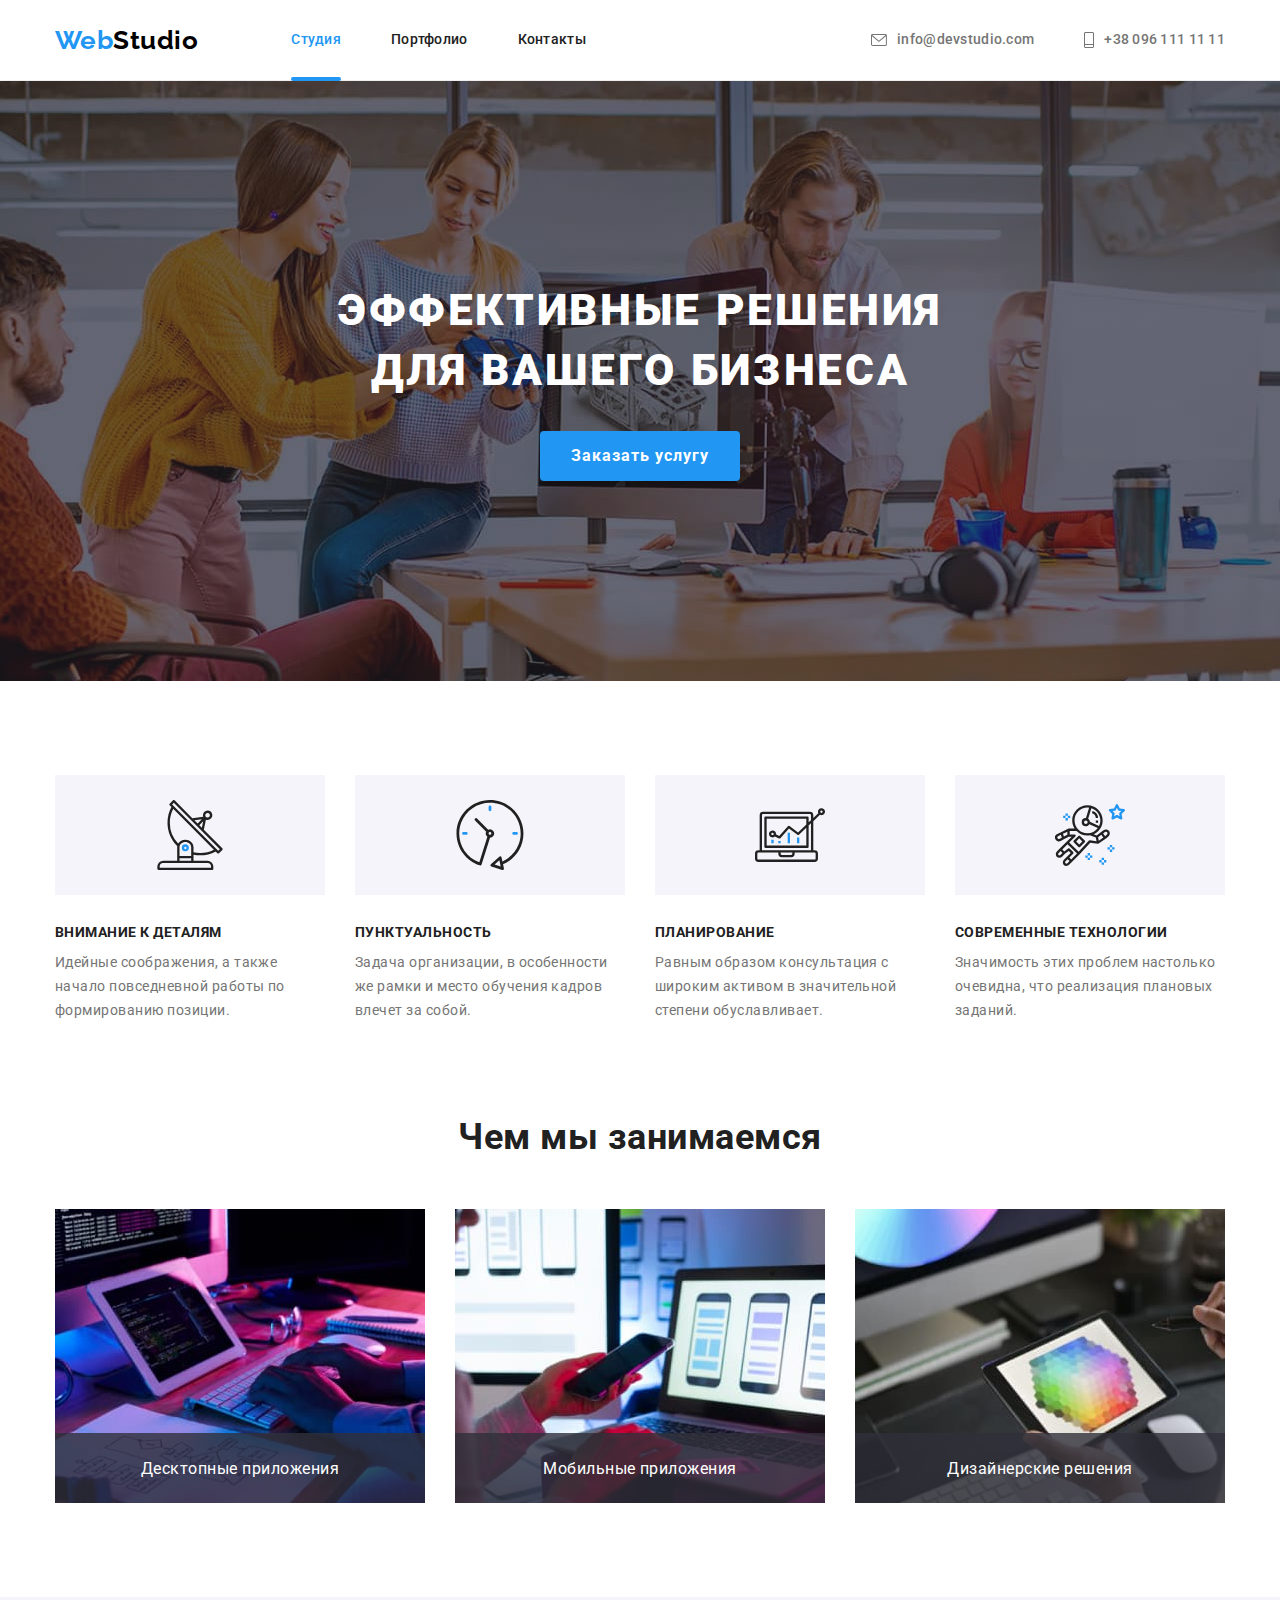
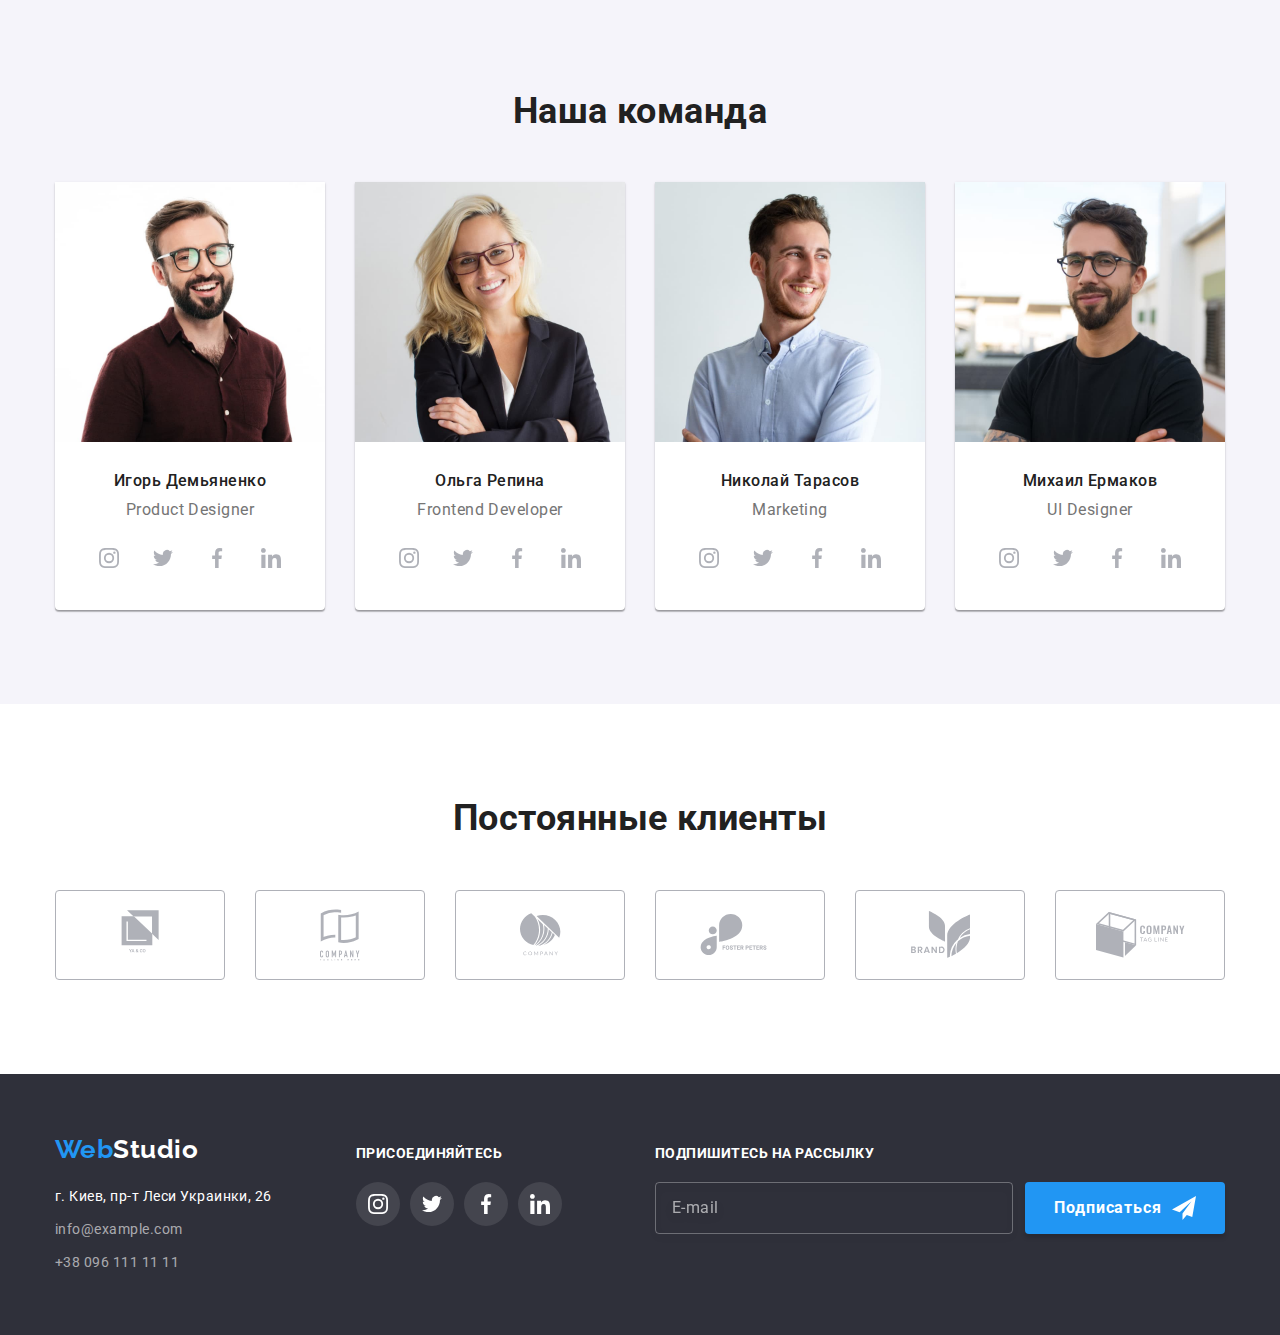
<file: index.html>
<!DOCTYPE html>
<html lang="ru">
  <head>
    <meta charset="UTF-8" />
    <meta name="viewport" content="width=device-width, initial-scale=1.0" />
    <title lang="en">Web Studio (Version 2.0)</title>
    <link rel="preconnect" href="https://fonts.gstatic.com" />
    <link
      href="https://fonts.googleapis.com/css2?family=Raleway:wght@700&family=Roboto:wght@400;500;700;900&display=swap"
      rel="stylesheet"
    />
    <link
      rel="stylesheet"
      href="https://cdnjs.cloudflare.com/ajax/libs/modern-normalize/1.0.0/modern-normalize.min.css"
    />
    <link rel="stylesheet" href="css/style.css" />
  </head>
  <body>
    <!-- ========== HEADER ========== -->
    <header class="header">
      <div class="container">
        <nav class="navigation">
          <a class="logo" href="index.html"
            ><span class="logo-segment">Web</span>Studio</a
          >
          <ul class="navigation-list">
            <li class="navigation-list-item">
              <a class="navigation-link current" href="index.html">Студия</a>
            </li>
            <li class="navigation-list-item">
              <a class="navigation-link" href="portfolio.html">Портфолио</a>
            </li>
            <li class="navigation-list-item">
              <a class="navigation-link" href="">Контакты</a>
            </li>
          </ul>
        </nav>
        <address class="header-address">
          <a class="header-address-link" href="mailto:info@devstudio.com">
            <svg class="address-icon" width="16" height="12">
              <use href="./icons/webstudio-sprite.svg#envelope"></use>
            </svg>
            info@devstudio.com</a
          >
          <a class="header-address-link" href="tel:+380961111111">
            <svg class="address-icon" width="10" height="16">
              <use href="./icons/webstudio-sprite.svg#phone"></use>
            </svg>
            +38 096 111 11 11
          </a>
        </address>
      </div>
    </header>

    <main>
      <!-- ========== HERO ========== -->

      <section class="hero">
        <h1 class="hero-title">Эффективные решения для вашего бизнеса</h1>
        <button class="hero-button" type="button" data-modal-open>
          Заказать услугу
        </button>
      </section>

      <!-- ========== FEAUTURES ========== -->

      <section class="section features">
        <div class="container">
          <h2 class="visually-hidden">Особенности</h2>
          <ul class="features-list">
            <li class="features-list-item">
              <div class="features-icon-container">
                <svg class="features-icon" width="70" height="70">
                  <use
                    href="./icons/webstudio-sprite.svg#antenna"
                    width="70"
                    height="70"
                  ></use>
                </svg>
              </div>
              <h3 class="features-list-title">Внимание к деталям</h3>
              <p class="features-list-text">
                Идейные соображения, а также начало повседневной работы по
                формированию позиции.
              </p>
            </li>
            <li class="features-list-item">
              <div class="features-icon-container">
                <svg class="features-icon" width="70" height="70">
                  <use
                    href="./icons/webstudio-sprite.svg#clock"
                    width="70"
                    height="70"
                  ></use>
                </svg>
              </div>
              <h3 class="features-list-title">Пунктуальность</h3>
              <p class="features-list-text">
                Задача организации, в особенности же рамки и место обучения
                кадров влечет за собой.
              </p>
            </li>
            <li class="features-list-item">
              <div class="features-icon-container">
                <svg class="features-icon" width="70" height="70">
                  <use
                    href="./icons/webstudio-sprite.svg#diagram"
                    width="70"
                    height="70"
                  ></use>
                </svg>
              </div>
              <h3 class="features-list-title">Планирование</h3>
              <p class="features-list-text">
                Равным образом консультация с широким активом в значительной
                степени обуславливает.
              </p>
            </li>
            <li class="features-list-item">
              <div class="features-icon-container">
                <svg class="features-icon" width="70" height="70">
                  <use href="./icons/webstudio-sprite.svg#astronaut"></use>
                </svg>
              </div>
              <h3 class="features-list-title">Современные технологии</h3>
              <p class="features-list-text">
                Значимость этих проблем настолько очевидна, что реализация
                плановых заданий.
              </p>
            </li>
          </ul>
        </div>
      </section>

      <!-- ========== SERVICES ========== -->

      <section class="section services">
        <div class="container">
          <h3 class="services-title">Чем мы занимаемся</h3>
          <ul class="services-list">
            <li class="services-list-item">
              <img
                class="services-img"
                src="./images/img.jpg"
                width="370"
                height="294"
                alt="Человек печатает на клавиатуре"
              />
              <div class="services-label">
                <p class="label-text">Десктопные приложения</p>
              </div>
            </li>
            <li class="services-list-item">
              <img
                class="services-img"
                src="./images/img2.jpg"
                width="370"
                height="294"
                alt="Человек смотрит в телефон, сидя за ноутбуком"
              />
              <div class="services-label">
                <p class="label-text">Мобильные приложения</p>
              </div>
            </li>
            <li class="services-list-item">
              <img
                class="services-img"
                src="./images/img3.jpg"
                width="370"
                height="294"
                alt="Человек рисует на планшете"
              />
              <div class="services-label">
                <p class="label-text">Дизайнерские решения</p>
              </div>
            </li>
          </ul>
        </div>
      </section>

      <!-- ========== TEAM ========== -->

      <section class="section team">
        <div class="container">
          <h2 class="team-title">Наша команда</h2>
          <ul class="team-list">
            <li class="team-list-item">
              <img
                class="team-img"
                src="images/man.jpg"
                alt="Игорь Демьяненко"
                width="270"
                height="260"
              />
              <div class="team-card-content">
                <h3 class="team-name-title">Игорь Демьяненко</h3>
                <p class="team-profession" lang="en">Product Designer</p>
                <ul class="team-social-networks">
                  <li>
                    <a href="#" class="team-social-link">
                      <svg class="team-icon" width="20" height="20">
                        <use
                          href="./icons/webstudio-sprite.svg#instagram"
                        ></use>
                      </svg>
                    </a>
                  </li>
                  <li>
                    <a href="#" class="team-social-link">
                      <svg class="team-icon" width="20" height="20">
                        <use href="./icons/webstudio-sprite.svg#twitter"></use>
                      </svg>
                    </a>
                  </li>
                  <li>
                    <a href="#" class="team-social-link">
                      <svg class="team-icon" width="20" height="20">
                        <use href="./icons/webstudio-sprite.svg#facebook"></use>
                      </svg>
                    </a>
                  </li>
                  <li>
                    <a href="#" class="team-social-link">
                      <svg class="team-icon" width="20" height="20">
                        <use href="./icons/webstudio-sprite.svg#linkedin"></use>
                      </svg>
                    </a>
                  </li>
                </ul>
              </div>
            </li>
            <li class="team-list-item">
              <img
                class="team-img"
                src="images/man1.jpg"
                alt="Ольга Репина"
                width="270"
                height="260"
              />
              <div class="team-card-content">
                <h3 class="team-name-title">Ольга Репина</h3>
                <p class="team-profession" lang="en">Frontend Developer</p>
                <ul class="team-social-networks">
                  <li>
                    <a href="#" class="team-social-link">
                      <svg class="team-icon" width="20" height="20">
                        <use
                          href="./icons/webstudio-sprite.svg#instagram"
                        ></use>
                      </svg>
                    </a>
                  </li>
                  <li>
                    <a href="#" class="team-social-link">
                      <svg class="team-icon" width="20" height="20">
                        <use href="./icons/webstudio-sprite.svg#twitter"></use>
                      </svg>
                    </a>
                  </li>
                  <li>
                    <a href="#" class="team-social-link">
                      <svg class="team-icon" width="20" height="20">
                        <use href="./icons/webstudio-sprite.svg#facebook"></use>
                      </svg>
                    </a>
                  </li>
                  <li>
                    <a href="#" class="team-social-link">
                      <svg class="team-icon" width="20" height="20">
                        <use href="./icons/webstudio-sprite.svg#linkedin"></use>
                      </svg>
                    </a>
                  </li>
                </ul>
              </div>
            </li>
            <li class="team-list-item">
              <img
                class="team-img"
                src="images/man2.jpg"
                alt="Николай Тарасов"
                width="270"
                height="260"
              />
              <div class="team-card-content">
                <h3 class="team-name-title">Николай Тарасов</h3>
                <p class="team-profession" lang="en">Marketing</p>
                <ul class="team-social-networks">
                  <li>
                    <a href="#" class="team-social-link">
                      <svg class="team-icon" width="20" height="20">
                        <use
                          href="./icons/webstudio-sprite.svg#instagram"
                        ></use>
                      </svg>
                    </a>
                  </li>
                  <li>
                    <a href="#" class="team-social-link">
                      <svg class="team-icon" width="20" height="20">
                        <use href="./icons/webstudio-sprite.svg#twitter"></use>
                      </svg>
                    </a>
                  </li>
                  <li>
                    <a href="#" class="team-social-link">
                      <svg class="team-icon" width="20" height="20">
                        <use href="./icons/webstudio-sprite.svg#facebook"></use>
                      </svg>
                    </a>
                  </li>
                  <li>
                    <a href="#" class="team-social-link">
                      <svg class="team-icon" width="20" height="20">
                        <use href="./icons/webstudio-sprite.svg#linkedin"></use>
                      </svg>
                    </a>
                  </li>
                </ul>
              </div>
            </li>
            <li class="team-list-item">
              <img
                class="team-img"
                src="images/man3.jpg"
                alt="Михаил Ермаков"
                width="270"
                height="260"
              />
              <div class="team-card-content">
                <h3 class="team-name-title">Михаил Ермаков</h3>
                <p class="team-profession" lang="en">UI Designer</p>
                <ul class="team-social-networks">
                  <li>
                    <a href="#" class="team-social-link">
                      <svg class="team-icon" width="20" height="20">
                        <use
                          href="./icons/webstudio-sprite.svg#instagram"
                        ></use>
                      </svg>
                    </a>
                  </li>
                  <li>
                    <a href="#" class="team-social-link">
                      <svg class="team-icon" width="20" height="20">
                        <use href="./icons/webstudio-sprite.svg#twitter"></use>
                      </svg>
                    </a>
                  </li>
                  <li>
                    <a href="#" class="team-social-link">
                      <svg class="team-icon" width="20" height="20">
                        <use href="./icons/webstudio-sprite.svg#facebook"></use>
                      </svg>
                    </a>
                  </li>
                  <li>
                    <a href="#" class="team-social-link">
                      <svg class="team-icon" width="20" height="20">
                        <use href="./icons/webstudio-sprite.svg#linkedin"></use>
                      </svg>
                    </a>
                  </li>
                </ul>
              </div>
            </li>
          </ul>
        </div>
      </section>

      <!-- ========== CLIENTS ========== -->

      <section class="section clients">
        <div class="container">
          <h2 class="clients-title">Постоянные клиенты</h2>
          <ul class="clients-list">
            <li class="clients-list-item">
              <a href="#" class="clients-link">
                <svg class="clients-icon" width="45" height="50">
                  <use href="./icons/webstudio-sprite.svg#clients-1"></use>
                </svg>
              </a>
            </li>
            <li class="clients-list-item">
              <a href="#" class="clients-link">
                <svg class="clients-icon" width="40" height="52">
                  <use href="./icons/webstudio-sprite.svg#clients-2"></use>
                </svg>
              </a>
            </li>
            <li class="clients-list-item">
              <a href="#" class="clients-link">
                <svg class="clients-icon" width="41" height="43">
                  <use href="./icons/webstudio-sprite.svg#clients-3"></use>
                </svg>
              </a>
            </li>
            <li class="clients-list-item">
              <a href="#" class="clients-link">
                <svg class="clients-icon" width="80" height="42">
                  <use href="./icons/webstudio-sprite.svg#clients-4"></use>
                </svg>
              </a>
            </li>
            <li class="clients-list-item">
              <a href="#" class="clients-link">
                <svg class="clients-icon" width="59" height="47">
                  <use href="./icons/webstudio-sprite.svg#clients-5"></use>
                </svg>
              </a>
            </li>
            <li class="clients-list-item">
              <a href="#" class="clients-link">
                <svg class="clients-icon" width="89" height="46">
                  <use href="./icons/webstudio-sprite.svg#clients-6"></use>
                </svg>
              </a>
            </li>
          </ul>
        </div>
      </section>

      <!-- ========== END CLIENTS ========== -->
    </main>

    <!-- ========== FOOTER ========== -->

    <footer class="footer">
      <div class="container">
        <div class="footer-address-wrapper">
          <a class="logo" href="index.html"
            ><span class="logo-segment">Web</span>Studio</a
          >
          <address class="footer-address">
            <ul class="footer-address-list">
              <li class="footer-address-item">
                <a
                  class="footer-address-map"
                  href="https://goo.gl/maps/e7vMdmrx5FtBi2NV8"
                >
                  г. Киев, пр-т Леси Украинки, 26
                </a>
              </li>
              <li class="footer-address-item">
                <a class="footer-address-link" href="mailto:info@example.com"
                  >info@example.com</a
                >
              </li>
              <li class="footer-address-item">
                <a class="footer-address-link" href="tel:+380961111111"
                  >+38 096 111 11 11</a
                >
              </li>
            </ul>
          </address>
        </div>
        <div class="footer-social-container">
          <b class="follow-us">присоединяйтесь</b>
          <ul class="footer-social-list">
            <li class="footer-social-item">
              <a href="#" class="footer-social-link link">
                <svg class="footer-social-icon" width="20" height="20">
                  <use href="./icons/webstudio-sprite.svg#instagram"></use>
                </svg>
              </a>
            </li>
            <li class="footer-social-item">
              <a href="#" class="footer-social-link link">
                <svg class="footer-social-icon" width="20" height="20">
                  <use href="./icons/webstudio-sprite.svg#twitter"></use>
                </svg>
              </a>
            </li>
            <li class="footer-social-item">
              <a href="#" class="footer-social-link link">
                <svg class="footer-social-icon" width="20" height="20">
                  <use href="./icons/webstudio-sprite.svg#facebook"></use>
                </svg>
              </a>
            </li>
            <li class="footer-social-item">
              <a href="#" class="footer-social-link link">
                <svg class="footer-social-icon" width="20" height="20">
                  <use href="./icons/webstudio-sprite.svg#linkedin"></use>
                </svg>
              </a>
            </li>
          </ul>
        </div>
        <form class="subscr-form">
          <b class="subscr-title">Подпишитесь на рассылку</b>
          <div class="subscr-field">
            <label for="mail"></label>
            <input type="email" name="mail" id="mail" placeholder="E-mail" />
            <button class="subscr-button" type="submit">
              Подписаться
              <svg class="send-icon" width="24" height="24">
                <use href="./icons/webstudio-sprite.svg#send"></use>
              </svg>
            </button>
          </div>
        </form>
      </div>
    </footer>

    <!-- ========== MODAL WINDOW ========== -->

    <div class="backdrop is-hidden" data-modal>
      <div class="modal-window">
        <button type="button" class="modal-close-btn" data-modal-close>
          <svg class="close-icon" width="18" height="18">
            <use href="./icons/webstudio-sprite.svg#close"></use>
          </svg>
        </button>
        <form class="modal-form js-speaker-form">
          <b class="modal-action">Оставьте свои данные, мы вам перезвоним</b>

          <div class="form-field">
            <label for="name" class="form-label">Имя</label>
            <input
              class="form-input"
              type="text"
              name="name"
              id="name"
              autocomplete="off"
            />
            <svg class="input-icon" width="18" height="18">
              <use href="./icons/webstudio-sprite.svg#person"></use>
            </svg>
          </div>

          <div class="form-field">
            <label for="tel" class="form-label">Телефон</label>
            <input
              class="form-input"
              type="tel"
              name="tel"
              id="tel"
              autocomplete="off"
            />
            <svg class="input-icon" width="18" height="18">
              <use href="./icons/webstudio-sprite.svg#handset"></use>
            </svg>
          </div>

          <div class="form-field">
            <label for="modal-mail" class="form-label">Почта</label>
            <input
              class="form-input"
              type="email"
              name="mail"
              id="modal-mail"
            />
            <svg class="input-icon" width="18" height="18">
              <use href="./icons/webstudio-sprite.svg#mail"></use>
            </svg>
          </div>

          <div class="textarea form-field">
            <label for="comment">Комментарий</label>
            <textarea
              class="form-textarea"
              name="comment"
              id="comment"
              placeholder="Введите текст"
            ></textarea>
          </div>

          <div class="form-checkbox">
            <label for="agreement">
              <input
                class="visually-hidden"
                type="checkbox"
                name="agreement"
                id="agreement"
                value="agree"
              />
              <svg class="check-icon" width="16" height="15">
                <use href="./icons/webstudio-sprite.svg#check"></use>
              </svg>
              Соглашаюсь с рассылкой и принимаю &nbsp;
              <a class="agreement-link" href="">Условия договора</a>
            </label>
          </div>

          <button class="submit-button" type="submit">Отправить</button>
        </form>
      </div>
    </div>

    <!-- ========== END MODAL WINDOW ========== -->
    <script src="./js/modal.js"></script>
    <script>
      (() => {
        document
          .querySelector('.js-speaker-form')
          .addEventListener('submit', e => {
            e.preventDefault();

            new FormData(e.currentTarget).forEach((value, name) =>
              console.log(`${name}: ${value}`),
            );
          });
      })();
    </script>
  </body>
</html>
</file>
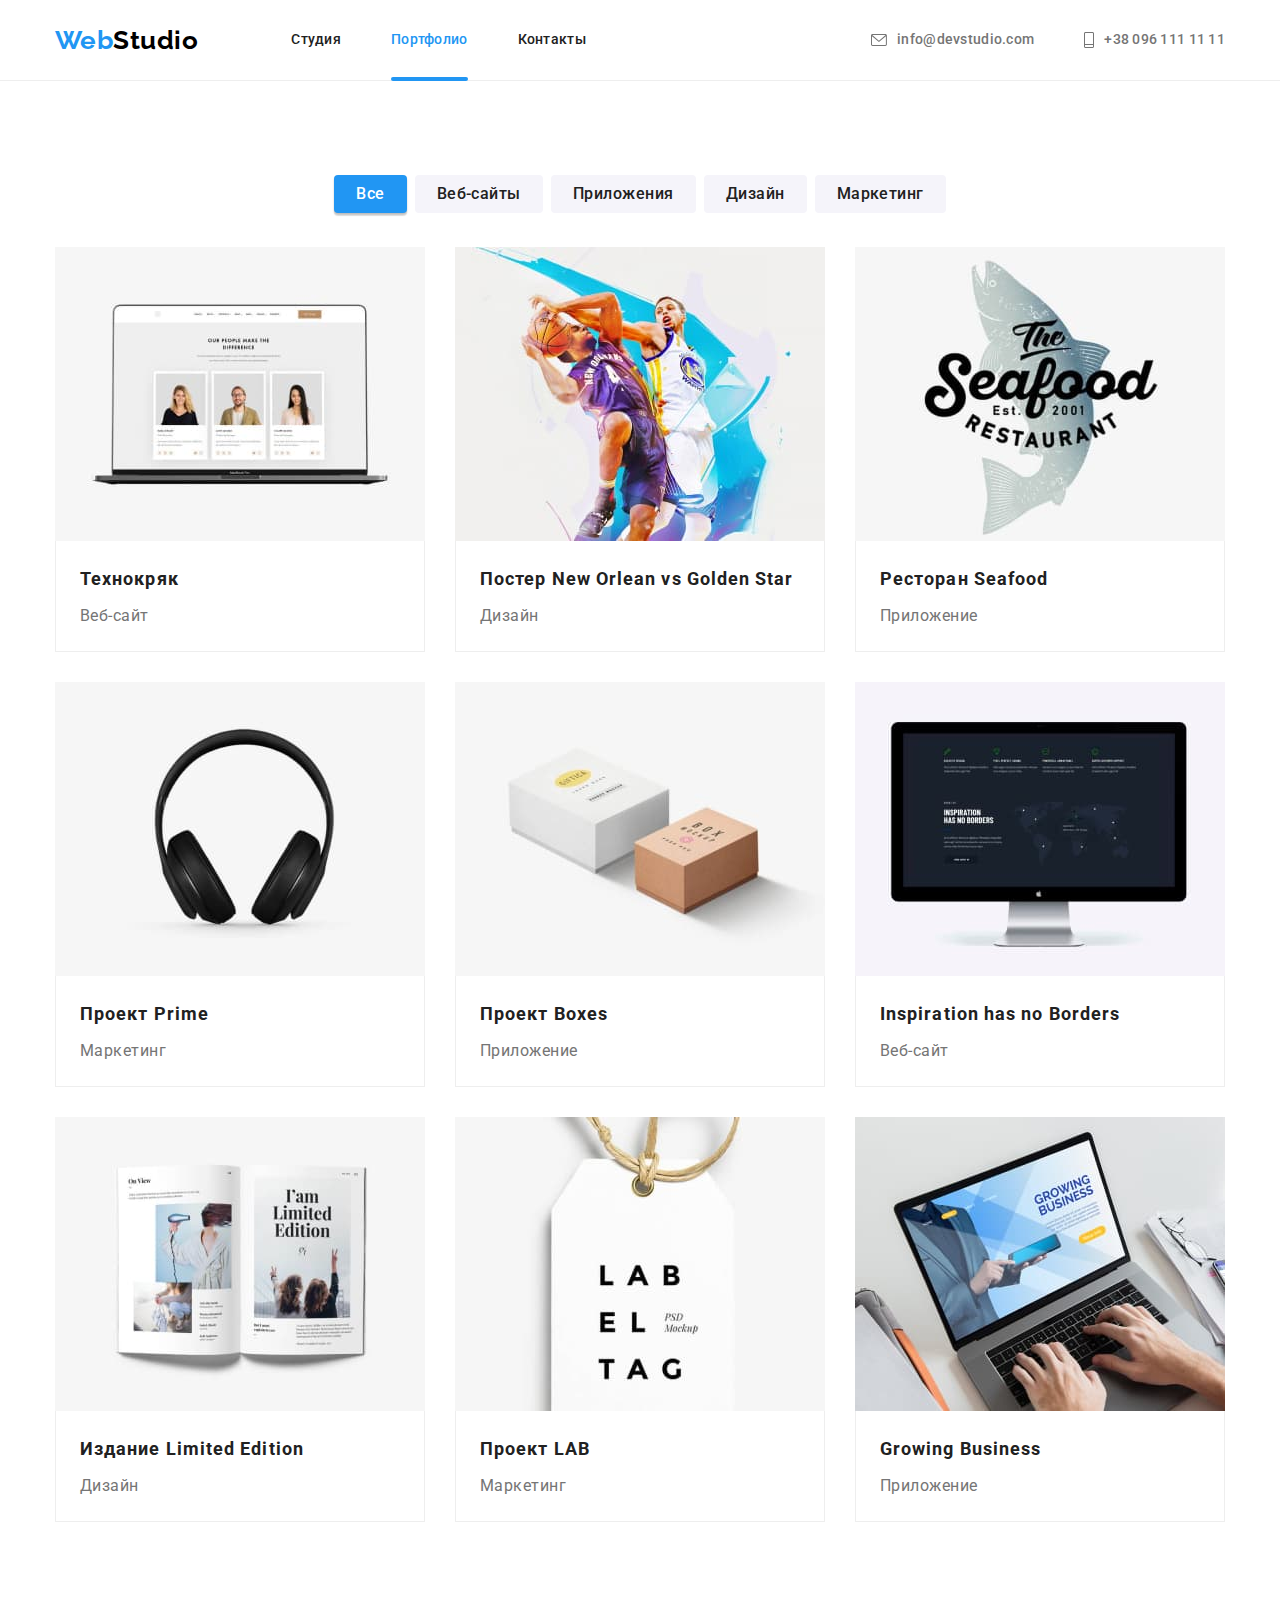
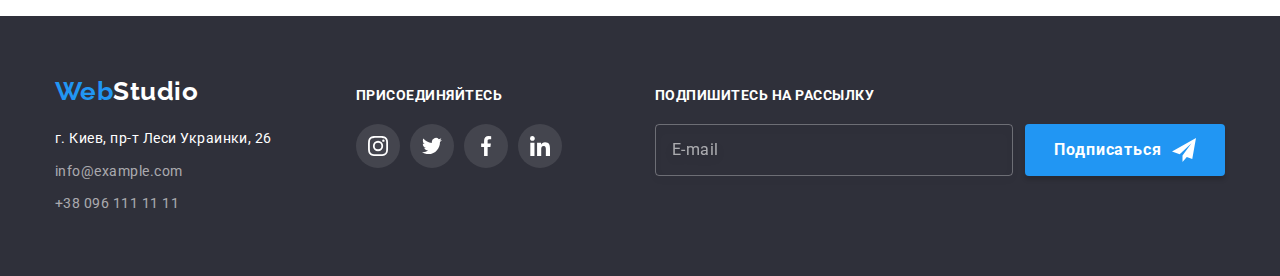
<file: portfolio.html>
<!DOCTYPE html>
<html lang="ru">
  <head>
    <meta charset="UTF-8" />
    <meta name="viewport" content="width=device-width, initial-scale=1.0" />
    <title lang="en">Web Studio (Version 2.0)</title>
    <link rel="preconnect" href="https://fonts.gstatic.com" />
    <link
      href="https://fonts.googleapis.com/css2?family=Raleway:wght@700&family=Roboto:wght@400;500;700;900&display=swap"
      rel="stylesheet"
    />
    <link
      rel="stylesheet"
      href="https://cdnjs.cloudflare.com/ajax/libs/modern-normalize/1.0.0/modern-normalize.min.css"
    />
    <link rel="stylesheet" href="css/style.css" />
  </head>

  <body>
    <!-- ========== HEADER ========== -->

    <header class="header">
      <div class="container">
        <nav class="navigation">
          <a class="logo" href="index.html"
            ><span class="logo-segment">Web</span>Studio</a
          >
          <ul class="navigation-list">
            <li class="navigation-list-item">
              <a class="navigation-link" href="index.html">Студия</a>
            </li>
            <li class="navigation-list-item">
              <a class="navigation-link current" href="portfolio.html"
                >Портфолио</a
              >
            </li>
            <li class="navigation-list-item">
              <a class="navigation-link" href="">Контакты</a>
            </li>
          </ul>
        </nav>
        <address class="header-address">
          <a class="header-address-link" href="mailto:info@devstudio.com">
            <svg class="address-icon" width="16" height="12">
              <use href="./icons/webstudio-sprite.svg#envelope"></use>
            </svg>
            info@devstudio.com</a
          >
          <a class="header-address-link" href="tel:+380961111111">
            <svg class="address-icon" width="10" height="16">
              <use href="./icons/webstudio-sprite.svg#phone"></use>
            </svg>
            +38 096 111 11 11
          </a>
        </address>
      </div>
    </header>

    <main>
      <!-- ========== PORTFOLIO ========== -->

      <section class="portfolio">
        <h1 class="visually-hidden">Портфолио</h1>

        <!-- ========== NAVIGATION ========== -->

        <div class="container">
          <ul class="portfolio-filter-list">
            <li class="portfolio-filter-item">
              <button class="portfolio-filter-button current" type="button">
                Все
              </button>
            </li>
            <li class="portfolio-filter-item">
              <button class="portfolio-filter-button" type="button">
                Веб-сайты
              </button>
            </li>
            <li class="portfolio-filter-item">
              <button class="portfolio-filter-button" type="button">
                Приложения
              </button>
            </li>
            <li class="portfolio-filter-item">
              <button class="portfolio-filter-button" type="button">Дизайн</button>
            </li>
            <li class="portfolio-filter-item">
              <button class="portfolio-filter-button" type="button">
                Маркетинг
              </button>
            </li>
          </ul>

          <!-- ========== PORTFOLIO CARDS ========== -->

          <ul class="portfolio-cards">
            <li class="portfolio-card-item">
              <a class="portfolio-card-link" href="#">
                <div class="portfolio-card-thumb">
                  <img
                    class="portfolio-card-img"
                    src="images/portfolio/img.jpg"
                    alt=""
                    width="370"
                    height="294"
                  />
                  <div class="thumb-overlay">
                    <p class="card-descr">
                      Технокряк это современная площадка распространения
                      коронавируса. Компании используют эту платформу для
                      цифрового шпионажа и атак на защищённые сервера
                      конкурентов.
                    </p>
                  </div>
                </div>
                <div class="card-title-container">
                  <h2 class="portfolio-card-title">Технокряк</h2>
                  <p class="portfolio-card-text">Веб-сайт</p>
                </div>
              </a>
            </li>
            <li class="portfolio-card-item">
              <a class="portfolio-card-link" href="#">
                <div class="portfolio-card-thumb">
                  <img
                    class="portfolio-card-img"
                    src="images/portfolio/img-1.jpg"
                    alt=""
                    width="370"
                    height="294"
                  />
                  <div class="thumb-overlay"">
                    <p class="card-descr">
                      Технокряк это современная площадка распространения
                      коронавируса. Компании используют эту платформу для
                      цифрового шпионажа и атак на защищённые сервера конкурентов.
                    </p>
                  </div>
                </div>
                <div class="card-title-container">
                  <h2 class="portfolio-card-title" lang="en">
                    Постер <span lang="en">New Orlean vs Golden Star</span>
                  </h2>
                  <p class="portfolio-card-text">Дизайн</p>
                </div>
              </a>
            </li>
            <li class="portfolio-card-item">
              <a class="portfolio-card-link" href="#">
                <div class="portfolio-card-thumb">
                  <img
                    class="portfolio-card-img"
                    src="images/portfolio/img-2.jpg"
                    alt=""
                    width="370"
                    height="294"
                  />
                  <div class="thumb-overlay">
                    <p class="card-descr">
                      Технокряк это современная площадка распространения
                      коронавируса. Компании используют эту платформу для
                      цифрового шпионажа и атак на защищённые сервера конкурентов.
                    </p>
                  </div>
                </div>
                <div class="card-title-container">
                  <h2 class="portfolio-card-title">
                    Ресторан <span lang="en">Seafood</span>
                  </h2>
                  <p class="portfolio-card-text">Приложение</p>
                </div>
              </a>
            </li>
            <li class="portfolio-card-item">
              <a class="portfolio-card-link" href="#">
                <div class="portfolio-card-thumb">
                  <img
                    class="portfolio-card-img"
                    src="images/portfolio/img-3.jpg"
                    alt=""
                    width="370"
                    height="294"
                  />
                  <div class="thumb-overlay">
                    <p class="card-descr">
                      Технокряк это современная площадка распространения
                      коронавируса. Компании используют эту платформу для
                      цифрового шпионажа и атак на защищённые сервера конкурентов.
                    </p>
                  </div>
                </div>
                <div class="card-title-container">
                  <h2 class="portfolio-card-title">
                    Проект <span lang="en">Prime</span>
                  </h2>
                  <p class="portfolio-card-text">Маркетинг</p>
                </div>
              </a>
            </li>
            <li class="portfolio-card-item">
              <a class="portfolio-card-link" href="#">
                <div class="portfolio-card-thumb">
                  <img
                    class="portfolio-card-img"
                    src="images/portfolio/img-4.jpg"
                    alt=""
                    width="370"
                    height="294"
                  />
                  <div class="thumb-overlay">
                    <p class="card-descr">
                      Технокряк это современная площадка распространения
                      коронавируса. Компании используют эту платформу для
                      цифрового шпионажа и атак на защищённые сервера конкурентов.
                    </p>
                  </div>
                </div>
                <div class="card-title-container">
                  <h2 class="portfolio-card-title">
                    Проект <span lang="en">Boxes</span>
                  </h2>
                  <p class="portfolio-card-text">Приложение</p>
                </div>
              </a>
            </li>
            <li class="portfolio-card-item">
              <a class="portfolio-card-link" href="#">
                <div class="portfolio-card-thumb">
                  <img
                    class="portfolio-card-img"
                    src="images/portfolio/img-5.jpg"
                    alt=""
                    width="370"
                    height="294"
                  />
                  <div class="thumb-overlay">
                    <p class="card-descr">
                      Технокряк это современная площадка распространения
                      коронавируса. Компании используют эту платформу для
                      цифрового шпионажа и атак на защищённые сервера конкурентов.
                    </p>
                  </div>
                </div>
                <div class="card-title-container">
                  <h2 class="portfolio-card-title" lang="en">
                    Inspiration has no Borders
                  </h2>
                  <p class="portfolio-card-text">Веб-сайт</p>
                </div>
              </a>
            </li>
            <li class="portfolio-card-item">
              <a class="portfolio-card-link" href="#">
                <div class="portfolio-card-thumb">
                  <img
                    class="portfolio-card-img"
                    src="images/portfolio/img-6.jpg"
                    alt=""
                    width="370"
                    height="294"
                  />
                  <div class="thumb-overlay">
                    <p class="card-descr">
                      Технокряк это современная площадка распространения
                      коронавируса. Компании используют эту платформу для
                      цифрового шпионажа и атак на защищённые сервера конкурентов.
                    </p>
                  </div>
                </div>
                <div class="card-title-container">
                  <h2 class="portfolio-card-title">
                    Издание <span lang="en">Limited Edition</span>
                  </h2>
                  <p class="portfolio-card-text">Дизайн</p>
                </div>
              </a>
            </li>
            <li class="portfolio-card-item">
              <a class="portfolio-card-link" href="#">
                <div class="portfolio-card-thumb">
                  <img
                    class="portfolio-card-img"
                    src="images/portfolio/img-7.jpg"
                    alt=""
                    width="370"
                    height="294"
                  />
                  <div class="thumb-overlay">
                    <p class="card-descr">
                      Технокряк это современная площадка распространения
                      коронавируса. Компании используют эту платформу для
                      цифрового шпионажа и атак на защищённые сервера конкурентов.
                    </p>
                  </div>
                </div>
                <div class="card-title-container">
                  <h2 class="portfolio-card-title">
                    Проект <span lang="en">LAB</span>
                  </h2>
                  <p class="portfolio-card-text">Маркетинг</p>
                </div>
              </a>
            </li>
            <li class="portfolio-card-item">
              <a class="portfolio-card-link" href="#">
                <div class="portfolio-card-thumb">
                  <img
                    class="portfolio-card-img"
                    src="images/portfolio/img-8.jpg"
                    alt=""
                    width="370"
                    height="294"
                  />
                  <div class="thumb-overlay">
                    <p class="card-descr">
                      Технокряк это современная площадка распространения
                      коронавируса. Компании используют эту платформу для
                      цифрового шпионажа и атак на защищённые сервера конкурентов.
                    </p>
                  </div>
                </div>
                <div class="card-title-container">
                  <h2 class="portfolio-card-title" lang="en">
                    Growing Business
                  </h2>
                  <p class="portfolio-card-text">Приложение</p>
                </div>
              </a>
            </li>
          </ul>
        </div>
      </section>
    </main>

    <!-- ========== FOOTER ========== -->

    <footer class="footer">
      <div class="container">
        <div class="footer-address-wrapper">
          <a class="logo" href="index.html"
            ><span class="logo-segment">Web</span>Studio</a
          >
          <address class="footer-address">
            <ul class="footer-address-list">
              <li class="footer-address-item">
                <a
                  class="footer-address-map"
                  href="https://goo.gl/maps/e7vMdmrx5FtBi2NV8"
                >
                  г. Киев, пр-т Леси Украинки, 26
                </a>
              </li>
              <li class="footer-address-item">
                <a class="footer-address-link" href="mailto:info@example.com"
                  >info@example.com</a
                >
              </li>
              <li class="footer-address-item">
                <a class="footer-address-link" href="tel:+380961111111"
                  >+38 096 111 11 11</a
                >
              </li>
            </ul>
          </address>
        </div>
        <div class="footer-social-container">
          <b class="follow-us">присоединяйтесь</b>
          <ul class="footer-social-list">
            <li class="footer-social-item">
              <a href="#" class="footer-social-link link">
                <svg class="footer-social-icon" width="20" height="20">
                  <use href="./icons/webstudio-sprite.svg#instagram"></use>
                </svg>
              </a>
            </li>
            <li class="footer-social-item">
              <a href="#" class="footer-social-link link">
                <svg class="footer-social-icon" width="20" height="20">
                  <use href="./icons/webstudio-sprite.svg#twitter"></use>
                </svg>
              </a>
            </li>
            <li class="footer-social-item">
              <a href="#" class="footer-social-link link">
                <svg class="footer-social-icon" width="20" height="20">
                  <use href="./icons/webstudio-sprite.svg#facebook"></use>
                </svg>
              </a>
            </li>
            <li class="footer-social-item">
              <a href="#" class="footer-social-link link">
                <svg class="footer-social-icon" width="20" height="20">
                  <use href="./icons/webstudio-sprite.svg#linkedin"></use>
                </svg>
              </a>
            </li>
          </ul>
        </div>
        <form class="subscr-form">
          <b class="subscr-title">Подпишитесь на рассылку</b>
          <div class="subscr-field">
            <label for="mail"></label>
            <input type="email" name="mail" id="mail" placeholder="E-mail" />
            <button class="subscr-button" type="submit">
              Подписаться
              <svg class="send-icon" width="24" height="24">
                <use href="./icons/webstudio-sprite.svg#send"></use>
              </svg>
            </button>
          </div>
        </form>
      </div>
    </footer>
  </body>
</html>
</file>
<file: css/style.css>
/* * {
  outline: 1px solid red;
} */
:root {
  --title-text-color: #212121;
  --primary-text-color: #757575;
  --white-text-color: #ffffff;
  --accent-color: #2196f3;
  --hero-background-color: #2f303a;
  --footer-background-color: #2f303a;
  --primary-background-color: #ffffff;
  --secondary-background-color: #f5f4fa;
  --border-color: #eeeeee;
  --icon-color: #afb1b8;

  --card-set-gap: 30px;
  --timing-function: cubic-bezier(0.4, 0, 0.2, 1);
}
/* ========== UTILITIES========== */
.visually-hidden {
  position: absolute;
  width: 1px;
  height: 1px;
  margin: -1px;
  border: 0;
  padding: 0;
  white-space: nowrap;
  clip-path: inset(100%);
  clip: rect(0 0 0 0);
  overflow: hidden;
}
.container {
  width: 1200px;
  margin: 0 auto;
  padding: 0 15px;
}
.section {
  padding-top: 94px;
  padding-bottom: 94px;
}
/* ========== END UTILITIES ========== */

/* ========== BODY ========== */
body {
  /* padding-top: 80px; */

  font-family: 'Roboto', sans-serif;
  font-weight: 400;
  letter-spacing: 0.03em;
  background-color: var(--primary-background-color);
}
a {
  text-decoration: none;
}
ul {
  padding: 0;
  margin: 0;

  list-style: none;
}
h1,
h2,
h3,
h4,
h5,
h6,
p {
  margin: 0;
}
img {
  display: block;
  min-width: 100%;
  height: auto;
}
textarea {
  resize: none;
}
/* ========== END BODY ========== */

/* ========== HEADER ========== */
.header {
  background-color: var(--primary-background-color);
  border-bottom: 1px solid var(--border-color);
}
.header .container {
  display: flex;
  align-items: center;
}
.navigation {
  display: flex;
  align-items: center;
}
.logo {
  font-family: 'Raleway', sans-serif;
  font-weight: 700;
  font-size: 26px;
  line-height: 1.19;
}
.header .logo {
  margin-right: 93px;
  color: #000;
}
.logo-segment {
  color: var(--accent-color);
}
.navigation-list {
  display: flex;
}
.navigation-list-item + .navigation-list-item,
.header-address-link + .header-address-link {
  margin-left: 50px;
}
.navigation-link,
.header-address-link {
  display: inline-block;
  padding-top: 32px;
  padding-bottom: 32px;

  transition: color 250ms var(--timing-function);
}
.navigation-link.current {
  position: relative;

  color: var(--accent-color);
}
.navigation-link.current::after {
  content: '';
  position: absolute;
  left: 0;
  bottom: -1px;

  width: 100%;
  height: 4px;
  border-radius: 4px;

  background-color: var(--accent-color);
}

.navigation-link,
.header-address {
  margin-left: auto;

  font-weight: 500;
  font-size: 14px;
  line-height: 1.14;
  letter-spacing: 0.02em;
  color: var(--title-text-color);
}
.header-address {
  display: flex;
}
.address-icon {
  margin-right: 10px;
  fill: currentColor;
}
.header-address-link {
  display: flex;
  align-items: center;
  font-style: normal;
  color: var(--primary-text-color);
}
.navigation-link:hover,
.navigation-link:focus,
.header-address-link:hover,
.header-address-link:focus {
  color: var(--accent-color);
}
/* ========== END HEADER ========== */

/* ========== HERO ========== */
.hero {
  max-width: 1600px;
  min-height: 600px;
  margin: 0 auto;
  padding-top: 200px;
  padding-bottom: 200px;

  text-align: center;
  background-color: var(--hero-background-color);

  background-image: linear-gradient(
      rgba(47, 48, 58, 0.4),
      rgba(47, 48, 58, 0.4)
    ),
    url(../images/hero-bg.jpg);
  background-position: center;
  background-repeat: no-repeat;
}
.hero-title {
  width: 696px;
  margin-top: 0;
  margin-right: auto;
  margin-bottom: 30px;
  margin-left: auto;

  font-weight: 900;
  font-size: 44px;
  line-height: 1.36;
  letter-spacing: 0.06em;
  text-transform: uppercase;
  color: var(--white-text-color);
}
.hero-button,
.submit-button,
.subscr-button {
  display: block;
  min-width: 200px;
  min-height: 50px;
  padding: 10px 0;

  margin-left: auto;
  margin-right: auto;
  border: none;
  border-radius: 4px;

  font-weight: 700;
  font-size: 16px;
  line-height: 1.87;
  letter-spacing: 0.06em;
  background-color: var(--accent-color);
  color: var(--white-text-color);
  cursor: pointer;

  box-shadow: 0px 4px 4px rgba(0, 0, 0, 0.15);
  transition: color 250ms var(--timing-function);
}
/* ========== END HERO ========== */

/* ========== FEATURES ========== */
.features {
  padding-bottom: 0;
}
.features-list {
  display: flex;
}
.features-list-item {
  width: 270px;
}
.features-list-item + .features-list-item {
  margin-left: 30px;
}
.features-icon-container {
  display: flex;
  justify-content: center;
  align-items: center;
  width: 270px;
  height: 120px;
  margin-bottom: 30px;

  background-color: var(--secondary-background-color);
}
.features-list-title {
  margin-top: 0;
  margin-bottom: 10px;
  color: var(--title-text-color);
}
.features-list-title,
.services-descr,
.follow-us,
.subscr-title {
  font-weight: 700;
  font-size: 14px;
  line-height: 1.14;
  text-transform: uppercase;
}
.features-list-text {
  margin: 0;

  font-size: 14px;
  line-height: 1.71;
  color: var(--primary-text-color);
}
/* ========== END FEATURES ========== */

/* ========== SERVICES ========== */
.services-title,
.team-title,
.clients-title {
  margin-top: 0;
  margin-bottom: 50px;

  font-weight: 700;
  font-size: 36px;
  line-height: 1.16;
  text-align: center;
  color: var(--title-text-color);
}
.services-list {
  display: flex;
  justify-content: space-between;
}
.services-list-item {
  position: relative;
}
.services-label {
  position: absolute;
  bottom: 0;

  width: 100%;
  height: 70px;

  background-color: rgba(47, 48, 58, 0.8);
}
.label-text {
  padding-top: 27px;
  padding-bottom: 27px;

  text-align: center;
  color: var(--white-text-color);
}
/* ========== END SERVICES ========== */

/* ========== TEAM ========== */
.team {
  background-color: var(--secondary-background-color);
}
.team-list {
  display: flex;
  justify-content: space-between;
}
.team-list-item {
  border-bottom-left-radius: 4px;
  border-bottom-right-radius: 4px;
  box-shadow: 0px 1px 3px rgba(0, 0, 0, 0.12), 0px 1px 1px rgba(0, 0, 0, 0.14),
    0px 2px 1px rgba(0, 0, 0, 0.2);
  background-color: var(--primary-background-color);
}
.team-card-content {
  padding-top: 30px;
  padding-right: 32px;
  padding-bottom: 30px;
  padding-left: 32px;
}
.team-name-title,
.team-profession {
  font-weight: 500;
  font-size: 16px;
  line-height: 1.18;
  text-align: center;
  color: var(--title-text-color);
}
.team-name-title {
  margin-bottom: 10px;
}
.team-profession {
  margin-top: 0;
  margin-bottom: 16px;
  font-weight: 400;
  color: var(--primary-text-color);
}
.team-social-networks {
  display: flex;
  justify-content: space-between;
}
.team-social-link {
  display: inline-flex;
  justify-content: center;
  align-items: center;
  width: 44px;
  height: 44px;
  border-radius: 50%;

  color: var(--icon-color);
  transition: color 250ms var(--timing-function),
    background-color 250ms var(--timing-function);
}
.team-social-link:hover,
.team-social-link:focus {
  background-color: var(--accent-color);
  color: var(--white-text-color);
}
.team-icon {
  fill: currentColor;
}
/* ========== END TEAM ========== */

/* ========== CLIENTS ========== */
.clients-list {
  display: flex;
  justify-content: space-between;
}
.clients-link {
  display: flex;
  justify-content: center;
  align-items: center;
  width: 170px;
  height: 90px;
  border: 1px solid var(--icon-color);
  border-radius: 4px;

  color: var(--icon-color);

  transition: color 250ms var(--timing-function),
    border-color 250ms var(--timing-function);
}
.clients-link:hover,
.clients-link:focus {
  color: var(--accent-color);
  border-color: var(--accent-color);
}
.clients-icon {
  fill: currentColor;
}
/* ========== END CLIENTS ========== */

/* ********** PORTFOLIO ********** */

.portfolio .container {
  padding-top: 94px;
  padding-bottom: 94px;
}
.portfolio-filter-list {
  display: flex;
  justify-content: center;
  margin-bottom: 34px;
}
.portfolio-filter-item {
  border: none;
}
.portfolio-filter-item + .portfolio-filter-item {
  margin-left: 8px;
}
.portfolio-filter-button {
  padding-top: 6px;
  padding-right: 22px;
  padding-bottom: 6px;
  padding-left: 22px;
  border: none;
  border-radius: 4px;

  font-family: 'Roboto', sans-serif;
  font-style: normal;
  font-weight: 500;
  font-size: 16px;
  line-height: 1.62;
  text-align: center;
  letter-spacing: 0.03em;
  color: var(--title-text-color);
  background-color: var(--secondary-background-color);

  transition: color 250ms var(--timing-function),
    background-color 250ms var(--timing-function),
    box-shadow 250ms var(--timing-function);
}
.portfolio-filter-button.current,
.portfolio-filter-button:hover,
.portfolio-filter-button:focus {
  background-color: var(--accent-color);
  color: var(--white-text-color);

  box-shadow: 0px 3px 1px rgba(0, 0, 0, 0.1), 0px 1px 2px rgba(0, 0, 0, 0.08),
    0px 2px 2px rgba(0, 0, 0, 0.12);
  cursor: pointer;
}
.portfolio-cards {
  display: flex;
  flex-wrap: wrap;
  margin-top: calc(-1 * var(--card-set-gap));
  margin-left: calc(-1 * var(--card-set-gap));
}
.portfolio-card-item {
  flex-basis: calc(100% / 3 - var(--card-set-gap));
  margin-top: var(--card-set-gap);
  margin-left: var(--card-set-gap);
}
/* ----- ALT SET ----- */

/* .portfolio-cards {
  display: flex;
  flex-wrap: wrap;
}
.portfolio-card-item {
  flex-basis: calc((100% - 2 * 30px) / 3);
  margin-right: 30px;
}
.portfolio-card-item:nth-child(3n) {
  margin-right: 0;
}
.portfolio-card-item:not(:nth-last-child(-n + 3)) {
  margin-bottom: 30px;
} */

/* ----- END ALT SET ----- */
.portfolio-card-link {
  display: block;

  transition: color 250ms var(--timing-function),
    box-shadow 250ms var(--timing-function);
}
.portfolio-card-link:hover,
.portfolio-card-link:focus {
  box-shadow: 0px 1px 1px rgba(0, 0, 0, 0.12), 0px 4px 4px rgba(0, 0, 0, 0.06),
    1px 4px 6px rgba(0, 0, 0, 0.16);
}
.portfolio-card-link:hover .thumb-overlay,
.portfolio-card-link:focus .thumb-overlay {
  transform: translateY(0);
}
.portfolio-card-thumb {
  position: relative;
  overflow: hidden;
}
.thumb-overlay {
  position: absolute;
  left: 0;
  top: 0;

  display: flex;
  justify-content: center;
  align-items: center;
  width: 100%;
  height: 100%;
  background-color: rgba(33, 150, 243, 0.9);

  transition: color 250ms var(--timing-function),
    transform 250ms var(--timing-function);
  transform: translateY(100%);
}
.card-descr {
  width: 322px;
  font-weight: 400;
  font-size: 18px;
  line-height: 1.56;
  letter-spacing: 0.03em;

  color: var(--white-text-color);
}
.card-title-container {
  padding-top: 20px;
  padding-right: 24px;
  padding-bottom: 20px;
  padding-left: 24px;
  border-left: 1px solid var(--border-color);
  border-right: 1px solid var(--border-color);
  border-bottom: 1px solid var(--border-color);
}
.portfolio-card-title {
  margin-bottom: 4px;

  font-weight: 700;
  font-size: 18px;
  line-height: 2;
  letter-spacing: 0.06em;
  color: var(--title-text-color);
}
.portfolio-card-text {
  font-size: 16px;
  line-height: 1.87;
  color: var(--primary-text-color);
}
/* ********** END PORTFOLIO ********** */

/* ========== FOOTER ========== */
.footer {
  background-color: var(--footer-background-color);
  padding-top: 60px;
  padding-bottom: 60px;
}
.footer > .container {
  display: flex;
  align-items: baseline;
}
.footer-address-wrapper {
  width: 231px;
  margin-right: 70px;
}
.footer .logo {
  display: inline-block;
  margin-bottom: 20px;

  color: #fff;
}

.footer-address-item:not(:last-child) {
  margin-bottom: 9px;
}
.footer-address-map,
.footer-address-link {
  display: inline-block;
  font-style: normal;
  font-size: 14px;
  line-height: 1.71;
  color: var(--primary-background-color);
}
.footer-address-map {
  margin: 0;
}
.footer-address-link {
  color: rgba(255, 255, 255, 0.6);

  transition: color 250ms var(--timing-function);
}
.footer-address-link:hover,
.footer-address-link:focus {
  color: #fff;
}
.follow-us,
.subscr-title {
  display: inline-block;
  margin-bottom: 20px;

  color: var(--white-text-color);
  font-style: normal;
}
.footer-social-container {
  margin-right: 93px;
}
.footer-social-list {
  display: flex;
}
.footer-social-item:not(:last-child) {
  margin-right: 10px;
}
.footer-social-link {
  display: flex;
  justify-content: center;
  align-items: center;
  width: 44px;
  height: 44px;
  border-radius: 50%;

  background-color: rgba(255, 255, 255, 0.1);
  transition: background-color 250ms var(--timing-function);
}
.footer-social-link:hover,
.footer-social-link:focus {
  background-color: var(--accent-color);
}
.footer-social-icon {
  fill: var(--white-text-color);
}

.subscr-field {
  display: flex;
}
.subscr-field input {
  width: 358px;
  padding: 15px 16px;
  margin-right: 12px;
  border: 1px solid rgba(255, 255, 255, 0.3);
  border-radius: 4px;
  filter: drop-shadow(0px 4px 4px rgba(0, 0, 0, 0.15));

  font-size: 16px;
  line-height: 1.25;
  letter-spacing: 0.03em;
  background-color: transparent;
  color: rgba(255, 255, 255, 0.6);
}
.subscr-field input::placeholder {
  font-size: 16px;
  line-height: 1.25;
  letter-spacing: 0.03em;
  color: rgba(255, 255, 255, 0.6);
}
.subscr-button {
  margin: 0;
  display: flex;
  justify-content: center;
  align-items: center;
}
.send-icon {
  margin-left: 10px;
}
/* ========== END FOOTER ========== */

/* ========== MODAL WINDOW ========== */
.backdrop {
  perspective: 500px;
  position: fixed;
  top: 0;
  left: 0;
  display: flex;
  /* justify-content: center;
  align-items: center; */
  width: 100%;
  height: 100%;

  background-color: rgba(0, 0, 0, 0.2);

  opacity: 1;
  transition: opacity 250ms var(--timing-function);
}
.backdrop.is-hidden {
  opacity: 0;
  pointer-events: none;
}
.modal-window {
  position: relative;

  width: 528px;
  min-height: 581px;
  margin: auto;
  padding: 40px;
  border-radius: 4px;

  background-color: var(--primary-background-color);

  box-shadow: 0px 1px 3px rgba(0, 0, 0, 0.12), 0px 1px 1px rgba(0, 0, 0, 0.14),
    0px 2px 1px rgba(0, 0, 0, 0.2);

  transition: transform 250ms var(--timing-function);
}
.backdrop.is-hidden .modal-window {
  transform: scale(0) rotateX(-180deg);
}
.modal-close-btn {
  position: absolute;
  top: 8px;
  right: 8px;

  display: flex;
  justify-content: center;
  align-items: center;
  width: 30px;
  height: 30px;
  padding: 0;
  border: 1px solid rgba(0, 0, 0, 0.1);
  border-radius: 50%;
  cursor: pointer;

  background-color: var(--primary-background-color);
  fill: currentColor;

  transition: color 250ms var(--timing-function);
}
.modal-close-btn:hover,
.modal-close-btn:focus {
  color: var(--accent-color);
}

.modal-action {
  display: block;
  margin-bottom: 12px;

  font-size: 20px;
  line-height: 1.15;
  letter-spacing: 0.03em;

  color: var(--title-text-color);
}
.form-field {
  position: relative;
  display: flex;
  flex-direction: column;
  margin-bottom: 10px;
}
.form-field.textarea {
  margin-bottom: 20px;
}
.form-field label {
  margin-bottom: 4px;

  font-size: 12px;
  line-height: 1.16;

  letter-spacing: 0.01em;

  color: var(--primary-text-color);
}
.form-input,
.form-textarea {
  padding-top: 11px;
  padding-bottom: 11px;
  padding-left: 42px;
  outline: none;
  border: 1px solid rgba(33, 33, 33, 0.2);
  border-radius: 4px;

  font-size: 14px;
  line-height: 1.14;
  letter-spacing: 0.01em;

  color: var(--primary-text-color);

  transition: border-color 250ms var(--timing-function);
}
.form-input:focus,
.form-textarea:focus {
  border-color: var(--accent-color);
}
.form-input:hover + .input-icon,
.form-input:focus + .input-icon {
  color: var(--accent-color);
}
.form-field .form-textarea {
  min-height: 120px;
  padding-top: 12px;
  padding-right: 16px;
  padding-bottom: 12px;
  padding-left: 16px;
}
.form-field textarea::placeholder {
  font-size: 12px;
  line-height: 1.16;
  letter-spacing: 0.01em;

  color: rgba(117, 117, 117, 0.5);
}

.input-icon {
  position: absolute;
  left: 12px;
  bottom: 11px;
  fill: currentColor;

  transition: color 250ms var(--timing-function);
}
.form-checkbox {
  display: flex;
  justify-content: center;
  align-items: center;
  margin-bottom: 30px;
}
.form-checkbox label {
  display: flex;
  align-items: center;
}
.check-icon {
  color: var(--white-text-color);
  margin-right: 8px;
  border: 2px solid var(--title-text-color);
  border-radius: 2px;
  fill: currentColor;

  transition: background-color 250ms var(--timing-function),
    border-color 250ms var(--timing-function);
}
.form-checkbox input {
  position: absolute;
  margin-right: 8px;
}
.form-checkbox input:checked + .check-icon {
  border: none;
  background-color: var(--accent-color);
}
.form-checkbox label {
  font-size: 14px;
  line-height: 1.71;
  letter-spacing: 0.03em;

  color: var(--primary-text-color);
}
.agreement-link {
  text-decoration: underline;
  text-decoration-skip-ink: none;
  color: var(--accent-color);
}
/* ========== END MODAL WINDOW ========== */
</file>
